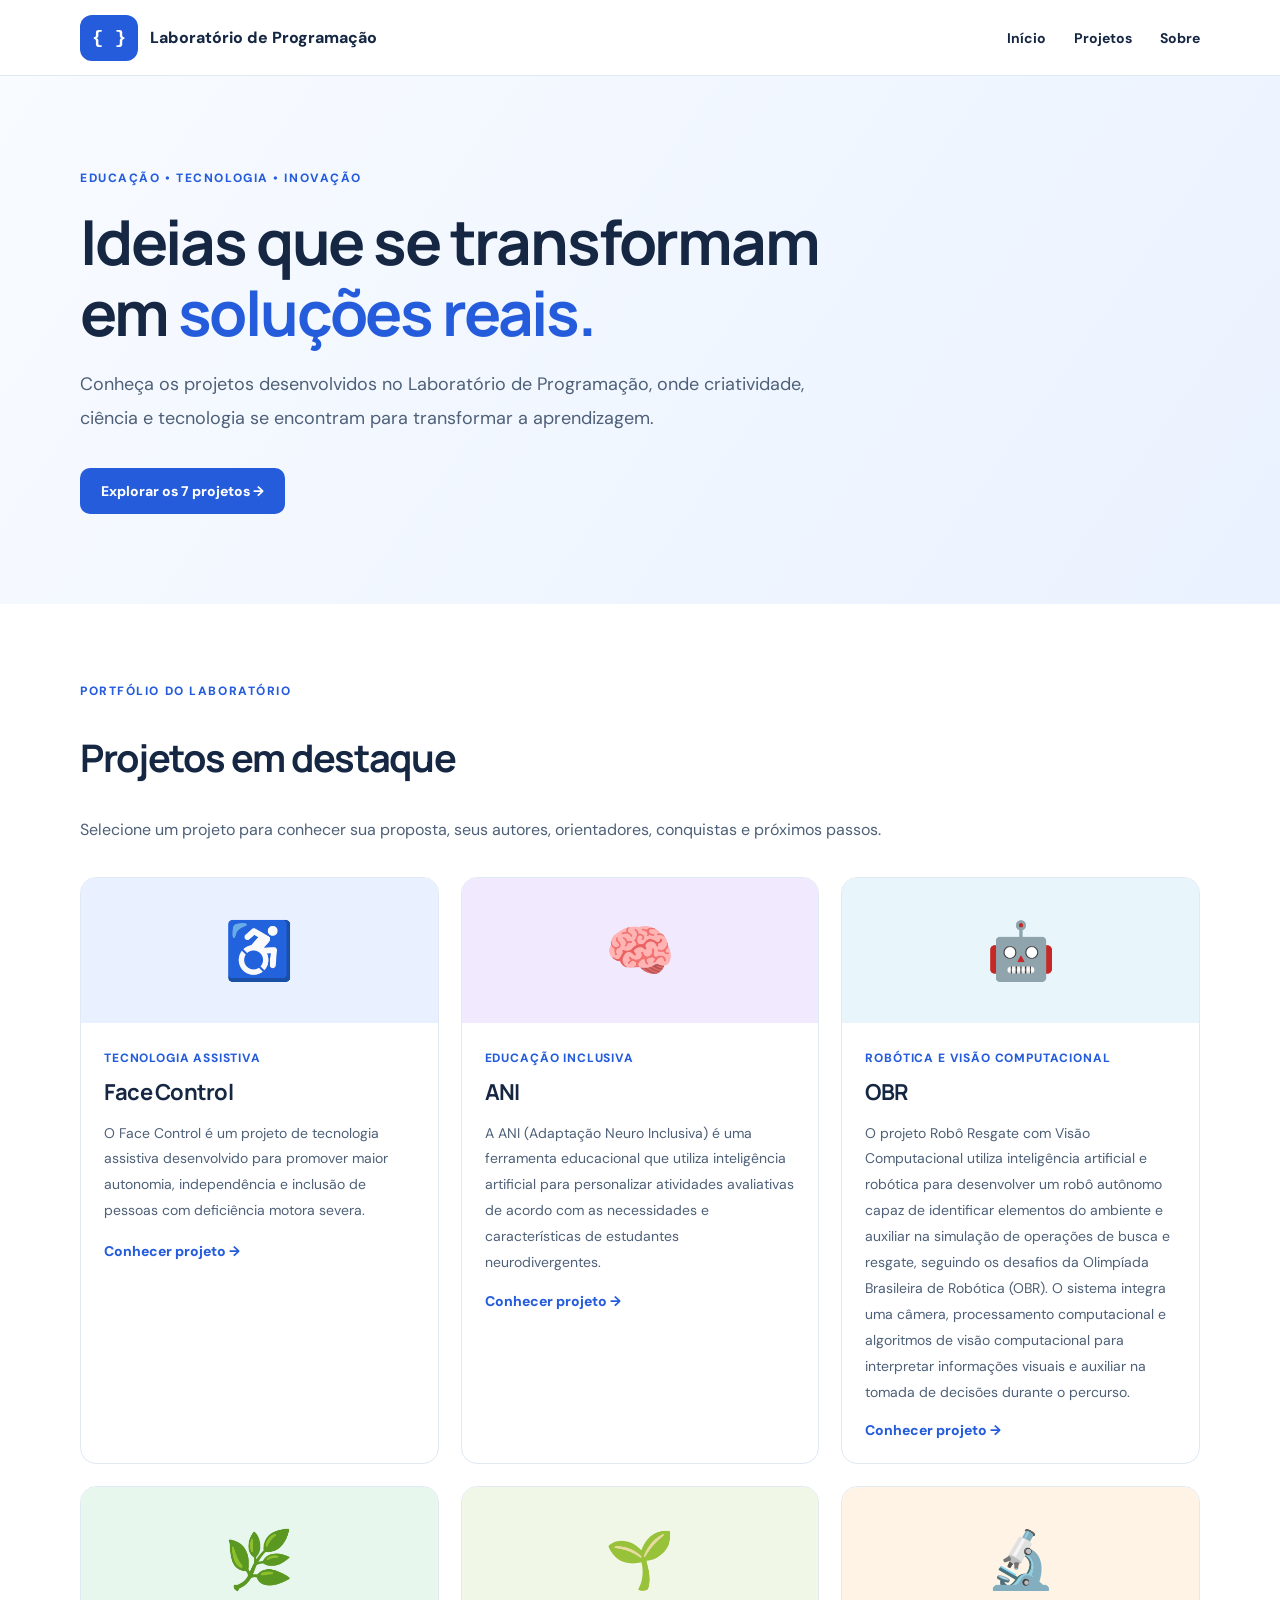
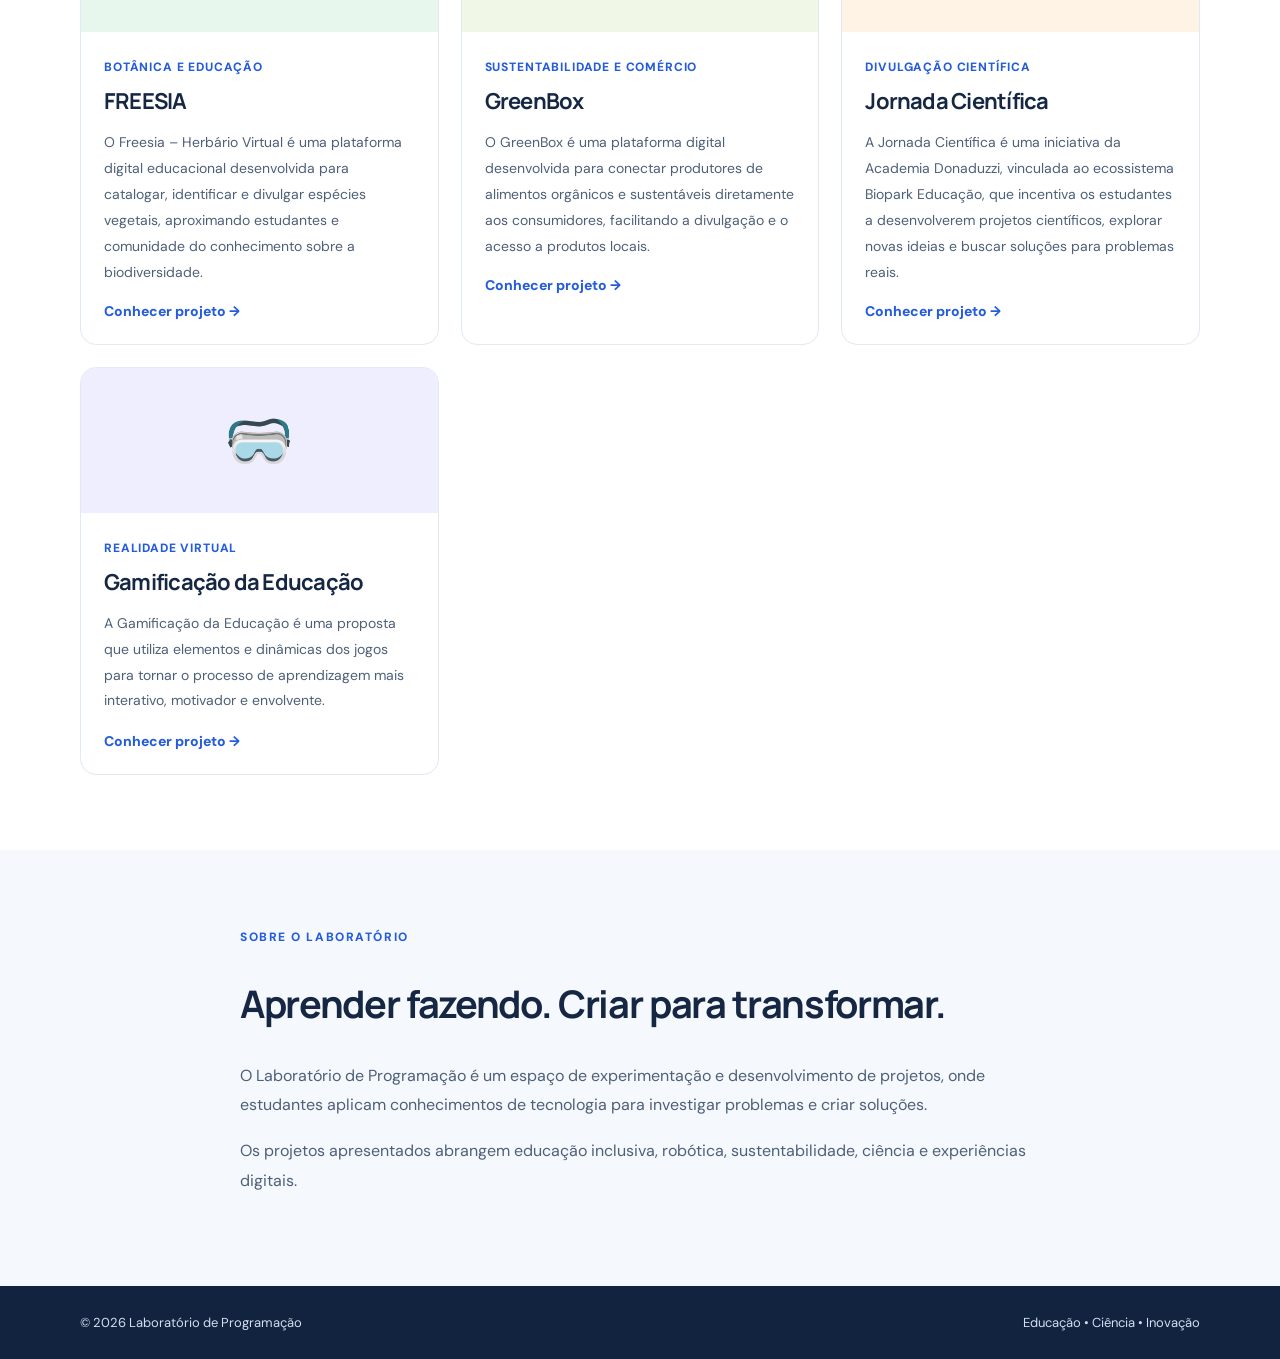
<file: index.html>
<!doctype html><html lang="pt-BR"><head><meta charset="UTF-8"><meta name="viewport" content="width=device-width, initial-scale=1"><meta name="description" content="Projetos do Laboratório de Programação"><title>Início | Laboratório de Programação</title><link rel="stylesheet" href="assets/style.css"></head><body><a class="skip" href="#conteudo">Pular para conteúdo</a><header class="header"><div class="wrap nav"><a class="brand" href="index.html"><span class="logo">{ }</span>Laboratório de Programação</a><nav class="navlinks" aria-label="Menu principal"><a href="index.html">Início</a><a href="index.html#projetos">Projetos</a><a href="index.html#sobre">Sobre</a></nav></div></header><main id="conteudo"><section class="hero"><div class="wrap"><span class="eyebrow">Educação • Tecnologia • Inovação</span><h1>Ideias que se transformam em <span>soluções reais.</span></h1><p>Conheça os projetos desenvolvidos no Laboratório de Programação, onde criatividade, ciência e tecnologia se encontram para transformar a aprendizagem.</p><a class="button" href="#projetos">Explorar os 7 projetos →</a></div></section><section class="section" id="projetos"><div class="wrap"><span class="eyebrow">Portfólio do laboratório</span><h2>Projetos em destaque</h2><p>Selecione um projeto para conhecer sua proposta, seus autores, orientadores, conquistas e próximos passos.</p><div class="grid"><article class="card"><div class="cardart" style="--tint:#e9f0ff" aria-hidden="true">♿</div><div class="cardbody"><span class="category">Tecnologia assistiva</span><h3>Face Control</h3><p>O Face Control é um projeto de tecnologia assistiva desenvolvido para promover maior autonomia, independência e inclusão de pessoas com deficiência motora severa.</p><a class="textlink" href="face-control.html" aria-label="Conhecer o projeto Face Control">Conhecer projeto →</a></div></article><article class="card"><div class="cardart" style="--tint:#f1eaff" aria-hidden="true">🧠</div><div class="cardbody"><span class="category">Educação inclusiva</span><h3>ANI</h3><p>A ANI (Adaptação Neuro Inclusiva) é uma ferramenta educacional que utiliza inteligência artificial para personalizar atividades avaliativas de acordo com as necessidades e características de estudantes neurodivergentes.</p><a class="textlink" href="ani.html" aria-label="Conhecer o projeto ANI">Conhecer projeto →</a></div></article><article class="card"><div class="cardart" style="--tint:#e8f5fa" aria-hidden="true">🤖</div><div class="cardbody"><span class="category">Robótica e visão computacional</span><h3>OBR</h3><p>O projeto Robô Resgate com Visão Computacional utiliza inteligência artificial e robótica para desenvolver um robô autônomo capaz de identificar elementos do ambiente e auxiliar na simulação de operações de busca e resgate, seguindo os desafios da Olimpíada Brasileira de Robótica (OBR).
O sistema integra uma câmera, processamento computacional e algoritmos de visão computacional para interpretar informações visuais e auxiliar na tomada de decisões durante o percurso.</p><a class="textlink" href="obr.html" aria-label="Conhecer o projeto OBR">Conhecer projeto →</a></div></article><article class="card"><div class="cardart" style="--tint:#e8f7ee" aria-hidden="true">🌿</div><div class="cardbody"><span class="category">Botânica e educação</span><h3>FREESIA</h3><p>O Freesia – Herbário Virtual é uma plataforma digital educacional desenvolvida para catalogar, identificar e divulgar espécies vegetais, aproximando estudantes e comunidade do conhecimento sobre a biodiversidade.</p><a class="textlink" href="freesia.html" aria-label="Conhecer o projeto FREESIA">Conhecer projeto →</a></div></article><article class="card"><div class="cardart" style="--tint:#f1f7e6" aria-hidden="true">🌱</div><div class="cardbody"><span class="category">Sustentabilidade e comércio</span><h3>GreenBox</h3><p>O GreenBox é uma plataforma digital desenvolvida para conectar produtores de alimentos orgânicos e sustentáveis diretamente aos consumidores, facilitando a divulgação e o acesso a produtos locais.</p><a class="textlink" href="greenbox.html" aria-label="Conhecer o projeto GreenBox">Conhecer projeto →</a></div></article><article class="card"><div class="cardart" style="--tint:#fff3e6" aria-hidden="true">🔬</div><div class="cardbody"><span class="category">Divulgação científica</span><h3>Jornada Científica</h3><p>A Jornada Científica é uma iniciativa da Academia Donaduzzi, vinculada ao ecossistema Biopark Educação, que incentiva os estudantes a desenvolverem projetos científicos, explorar novas ideias e buscar soluções para problemas reais.</p><a class="textlink" href="jornada-cientifica.html" aria-label="Conhecer o projeto Jornada Científica">Conhecer projeto →</a></div></article><article class="card"><div class="cardart" style="--tint:#eeeefe" aria-hidden="true">🥽</div><div class="cardbody"><span class="category">Realidade virtual</span><h3>Gamificação da Educação</h3><p>A Gamificação da Educação é uma proposta que utiliza elementos e dinâmicas dos jogos para tornar o processo de aprendizagem mais interativo, motivador e envolvente.</p><a class="textlink" href="gamificacao-da-educacao.html" aria-label="Conhecer o projeto Gamificação da Educação">Conhecer projeto →</a></div></article></div></div></section><section class="section soft" id="sobre"><div class="wrap about"><span class="eyebrow">Sobre o laboratório</span><h2>Aprender fazendo. Criar para transformar.</h2><p>O Laboratório de Programação é um espaço de experimentação e desenvolvimento de projetos, onde estudantes aplicam conhecimentos de tecnologia para investigar problemas e criar soluções.</p><p>Os projetos apresentados abrangem educação inclusiva, robótica, sustentabilidade, ciência e experiências digitais.</p></div></section></main><footer class="foot"><div class="wrap"><span>© 2026 Laboratório de Programação</span><span>Educação • Ciência • Inovação</span></div></footer></body></html>
</file>
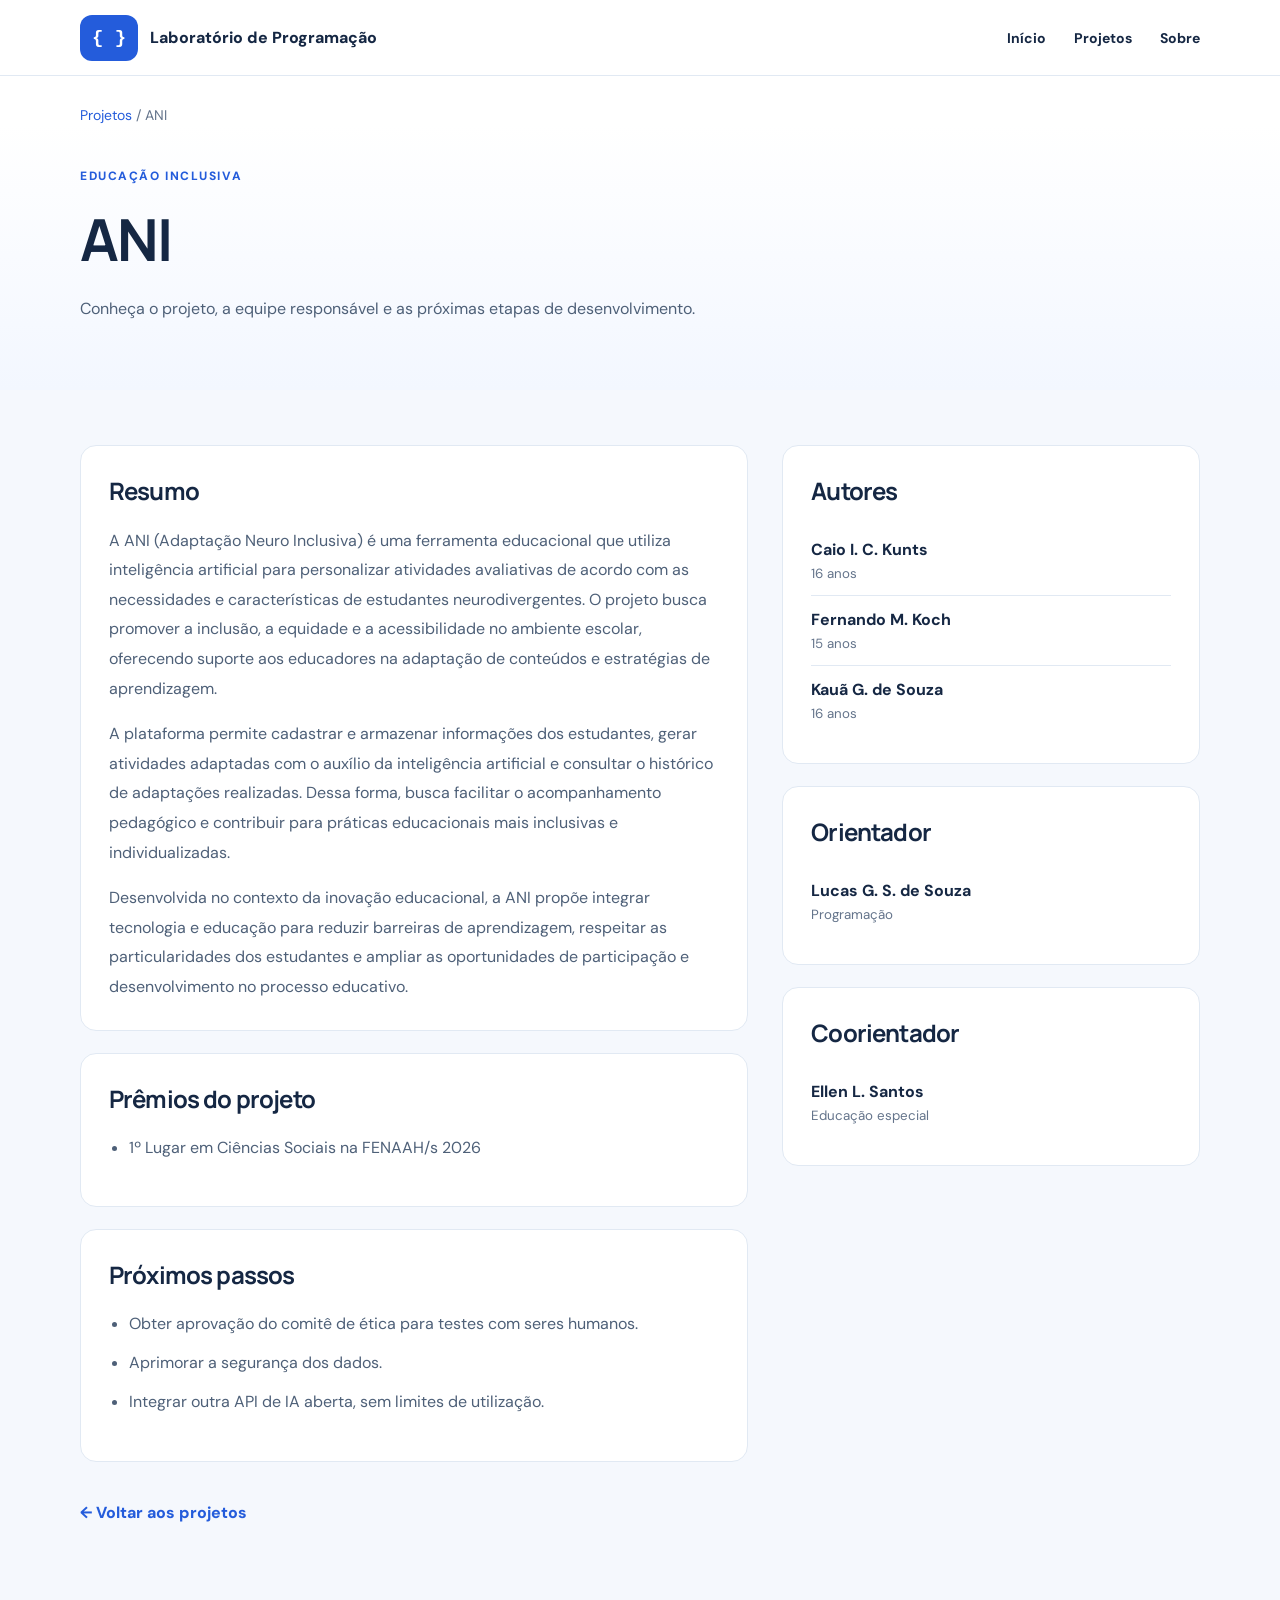
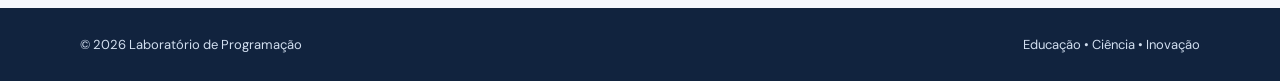
<file: ani.html>
<!doctype html><html lang="pt-BR"><head><meta charset="UTF-8"><meta name="viewport" content="width=device-width, initial-scale=1"><meta name="description" content="Projetos do Laboratório de Programação"><title>ANI | Laboratório de Programação</title><link rel="stylesheet" href="assets/style.css"></head><body><a class="skip" href="#conteudo">Pular para conteúdo</a><header class="header"><div class="wrap nav"><a class="brand" href="index.html"><span class="logo">{ }</span>Laboratório de Programação</a><nav class="navlinks" aria-label="Menu principal"><a href="index.html">Início</a><a href="index.html#projetos">Projetos</a><a href="index.html#sobre">Sobre</a></nav></div></header><main id="conteudo"><div class="wrap crumb"><a href="index.html#projetos">Projetos</a> / ANI</div><section class="detailhero"><div class="wrap"><span class="eyebrow">Educação inclusiva</span><h1>ANI</h1><p>Conheça o projeto, a equipe responsável e as próximas etapas de desenvolvimento.</p></div></section><section class="detail-body"><div class="wrap detail-layout"><div><section class="panel"><h2>Resumo</h2><p>A ANI (Adaptação Neuro Inclusiva) é uma ferramenta educacional que utiliza inteligência artificial para personalizar atividades avaliativas de acordo com as necessidades e características de estudantes neurodivergentes. O projeto busca promover a inclusão, a equidade e a acessibilidade no ambiente escolar, oferecendo suporte aos educadores na adaptação de conteúdos e estratégias de aprendizagem.</p><p>A plataforma permite cadastrar e armazenar informações dos estudantes, gerar atividades adaptadas com o auxílio da inteligência artificial e consultar o histórico de adaptações realizadas. Dessa forma, busca facilitar o acompanhamento pedagógico e contribuir para práticas educacionais mais inclusivas e individualizadas.</p><p>Desenvolvida no contexto da inovação educacional, a ANI propõe integrar tecnologia e educação para reduzir barreiras de aprendizagem, respeitar as particularidades dos estudantes e ampliar as oportunidades de participação e desenvolvimento no processo educativo.</p></section><section class="panel"><h2>Prêmios do projeto</h2><ul class="items"><li>1º Lugar em Ciências Sociais na FENAAH/s 2026</li></ul></section><section class="panel"><h2>Próximos passos</h2><ul class="items"><li>Obter aprovação do comitê de ética para testes com seres humanos.</li><li>Aprimorar a segurança dos dados.</li><li>Integrar outra API de IA aberta, sem limites de utilização.</li></ul></section><a class="back" href="index.html#projetos">← Voltar aos projetos</a></div><aside><section class="panel"><h2>Autores</h2><div class="person"><strong>Caio I. C. Kunts</strong><small>16 anos</small></div><div class="person"><strong>Fernando M. Koch</strong><small>15 anos</small></div><div class="person"><strong>Kauã G. de Souza</strong><small>16 anos</small></div></section><section class="panel"><h2>Orientador</h2><div class="person"><strong>Lucas G. S. de Souza</strong><small>Programação</small></div></section><section class="panel"><h2>Coorientador</h2><div class="person"><strong>Ellen L. Santos</strong><small>Educação especial</small></div></section></aside></div></section></main><footer class="foot"><div class="wrap"><span>© 2026 Laboratório de Programação</span><span>Educação • Ciência • Inovação</span></div></footer></body></html>
</file>
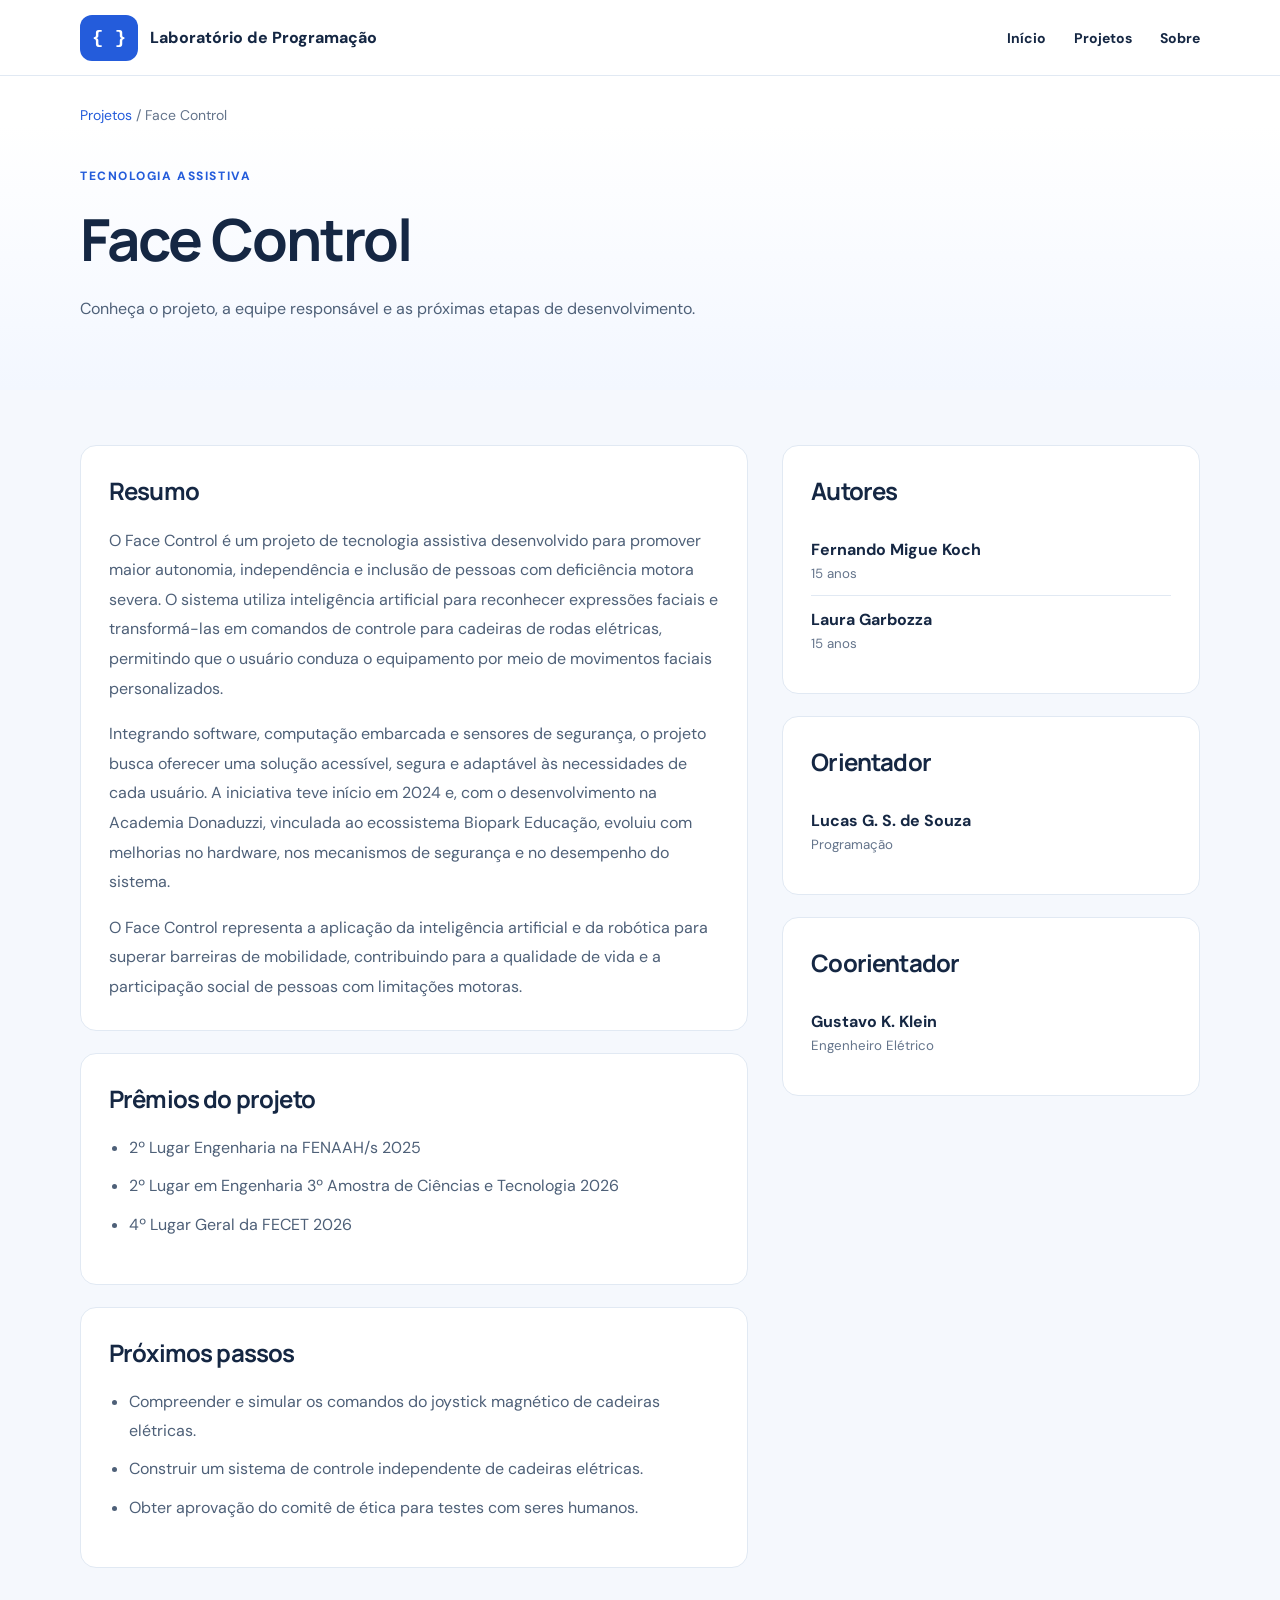
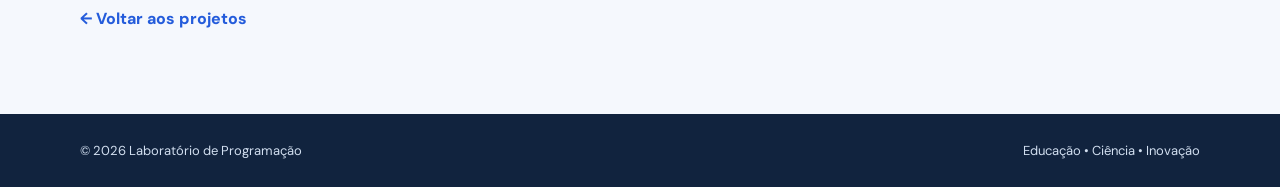
<file: face-control.html>
<!doctype html><html lang="pt-BR"><head><meta charset="UTF-8"><meta name="viewport" content="width=device-width, initial-scale=1"><meta name="description" content="Projetos do Laboratório de Programação"><title>Face Control | Laboratório de Programação</title><link rel="stylesheet" href="assets/style.css"></head><body><a class="skip" href="#conteudo">Pular para conteúdo</a><header class="header"><div class="wrap nav"><a class="brand" href="index.html"><span class="logo">{ }</span>Laboratório de Programação</a><nav class="navlinks" aria-label="Menu principal"><a href="index.html">Início</a><a href="index.html#projetos">Projetos</a><a href="index.html#sobre">Sobre</a></nav></div></header><main id="conteudo"><div class="wrap crumb"><a href="index.html#projetos">Projetos</a> / Face Control</div><section class="detailhero"><div class="wrap"><span class="eyebrow">Tecnologia assistiva</span><h1>Face Control</h1><p>Conheça o projeto, a equipe responsável e as próximas etapas de desenvolvimento.</p></div></section><section class="detail-body"><div class="wrap detail-layout"><div><section class="panel"><h2>Resumo</h2><p>O Face Control é um projeto de tecnologia assistiva desenvolvido para promover maior autonomia, independência e inclusão de pessoas com deficiência motora severa. O sistema utiliza inteligência artificial para reconhecer expressões faciais e transformá-las em comandos de controle para cadeiras de rodas elétricas, permitindo que o usuário conduza o equipamento por meio de movimentos faciais personalizados.</p><p>Integrando software, computação embarcada e sensores de segurança, o projeto busca oferecer uma solução acessível, segura e adaptável às necessidades de cada usuário. A iniciativa teve início em 2024 e, com o desenvolvimento na Academia Donaduzzi, vinculada ao ecossistema Biopark Educação, evoluiu com melhorias no hardware, nos mecanismos de segurança e no desempenho do sistema.</p><p>O Face Control representa a aplicação da inteligência artificial e da robótica para superar barreiras de mobilidade, contribuindo para a qualidade de vida e a participação social de pessoas com limitações motoras.</p></section><section class="panel"><h2>Prêmios do projeto</h2><ul class="items"><li>2º Lugar Engenharia na FENAAH/s 2025</li><li>2º Lugar em Engenharia 3º Amostra de Ciências e Tecnologia 2026</li><li>4º Lugar Geral da FECET 2026</li></ul></section><section class="panel"><h2>Próximos passos</h2><ul class="items"><li>Compreender e simular os comandos do joystick magnético de cadeiras elétricas.</li><li>Construir um sistema de controle independente de cadeiras elétricas.</li><li>Obter aprovação do comitê de ética para testes com seres humanos.</li></ul></section><a class="back" href="index.html#projetos">← Voltar aos projetos</a></div><aside><section class="panel"><h2>Autores</h2><div class="person"><strong>Fernando Migue Koch</strong><small>15 anos</small></div><div class="person"><strong>Laura Garbozza</strong><small>15 anos</small></div></section><section class="panel"><h2>Orientador</h2><div class="person"><strong>Lucas G. S. de Souza</strong><small>Programação</small></div></section><section class="panel"><h2>Coorientador</h2><div class="person"><strong>Gustavo K. Klein</strong><small>Engenheiro Elétrico</small></div></section></aside></div></section></main><footer class="foot"><div class="wrap"><span>© 2026 Laboratório de Programação</span><span>Educação • Ciência • Inovação</span></div></footer></body></html>
</file>
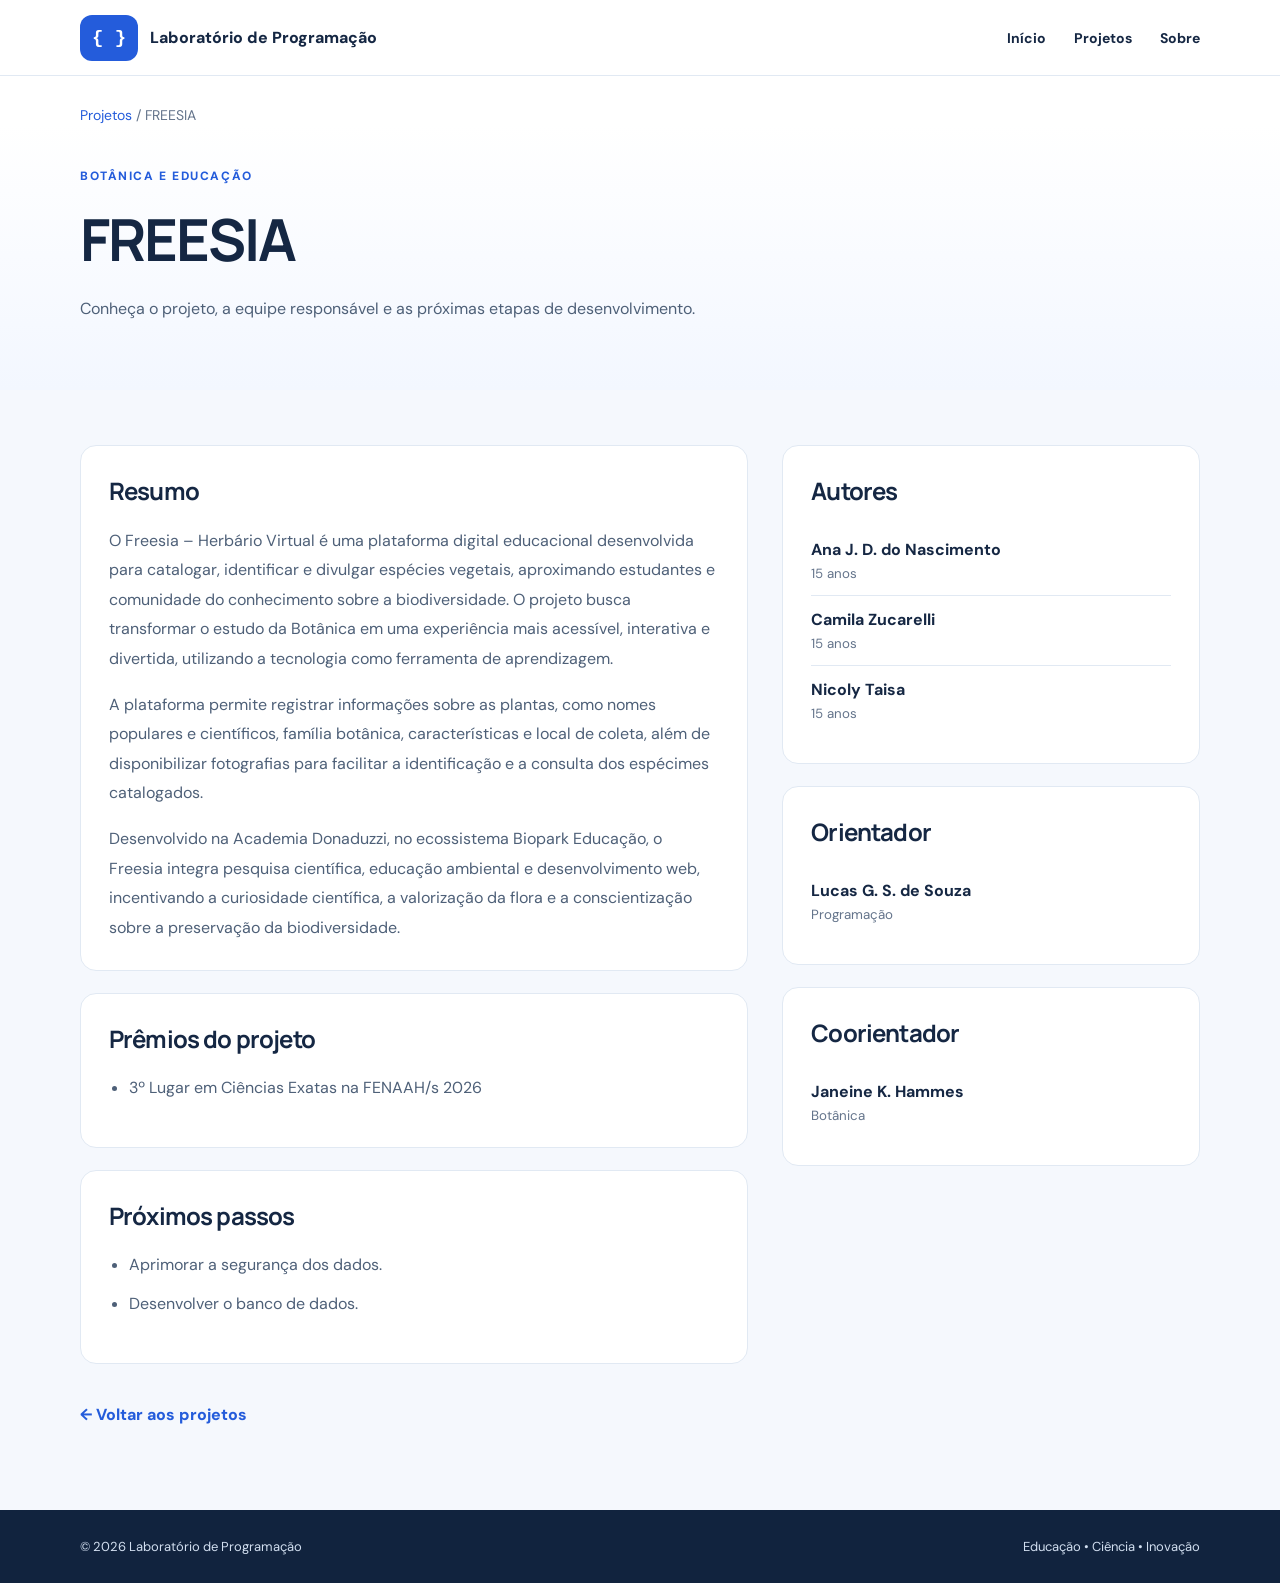
<file: freesia.html>
<!doctype html><html lang="pt-BR"><head><meta charset="UTF-8"><meta name="viewport" content="width=device-width, initial-scale=1"><meta name="description" content="Projetos do Laboratório de Programação"><title>FREESIA | Laboratório de Programação</title><link rel="stylesheet" href="assets/style.css"></head><body><a class="skip" href="#conteudo">Pular para conteúdo</a><header class="header"><div class="wrap nav"><a class="brand" href="index.html"><span class="logo">{ }</span>Laboratório de Programação</a><nav class="navlinks" aria-label="Menu principal"><a href="index.html">Início</a><a href="index.html#projetos">Projetos</a><a href="index.html#sobre">Sobre</a></nav></div></header><main id="conteudo"><div class="wrap crumb"><a href="index.html#projetos">Projetos</a> / FREESIA</div><section class="detailhero"><div class="wrap"><span class="eyebrow">Botânica e educação</span><h1>FREESIA</h1><p>Conheça o projeto, a equipe responsável e as próximas etapas de desenvolvimento.</p></div></section><section class="detail-body"><div class="wrap detail-layout"><div><section class="panel"><h2>Resumo</h2><p>O Freesia – Herbário Virtual é uma plataforma digital educacional desenvolvida para catalogar, identificar e divulgar espécies vegetais, aproximando estudantes e comunidade do conhecimento sobre a biodiversidade. O projeto busca transformar o estudo da Botânica em uma experiência mais acessível, interativa e divertida, utilizando a tecnologia como ferramenta de aprendizagem.</p><p>A plataforma permite registrar informações sobre as plantas, como nomes populares e científicos, família botânica, características e local de coleta, além de disponibilizar fotografias para facilitar a identificação e a consulta dos espécimes catalogados.</p><p>Desenvolvido na Academia Donaduzzi, no ecossistema Biopark Educação, o Freesia integra pesquisa científica, educação ambiental e desenvolvimento web, incentivando a curiosidade científica, a valorização da flora e a conscientização sobre a preservação da biodiversidade.</p></section><section class="panel"><h2>Prêmios do projeto</h2><ul class="items"><li>3º Lugar em Ciências Exatas na FENAAH/s 2026</li></ul></section><section class="panel"><h2>Próximos passos</h2><ul class="items"><li>Aprimorar a segurança dos dados.</li><li>Desenvolver o banco de dados.</li></ul></section><a class="back" href="index.html#projetos">← Voltar aos projetos</a></div><aside><section class="panel"><h2>Autores</h2><div class="person"><strong>Ana J. D. do Nascimento</strong><small>15 anos</small></div><div class="person"><strong>Camila Zucarelli</strong><small>15 anos</small></div><div class="person"><strong>Nicoly Taisa</strong><small>15 anos</small></div></section><section class="panel"><h2>Orientador</h2><div class="person"><strong>Lucas G. S. de Souza</strong><small>Programação</small></div></section><section class="panel"><h2>Coorientador</h2><div class="person"><strong>Janeine K. Hammes</strong><small>Botânica</small></div></section></aside></div></section></main><footer class="foot"><div class="wrap"><span>© 2026 Laboratório de Programação</span><span>Educação • Ciência • Inovação</span></div></footer></body></html>
</file>
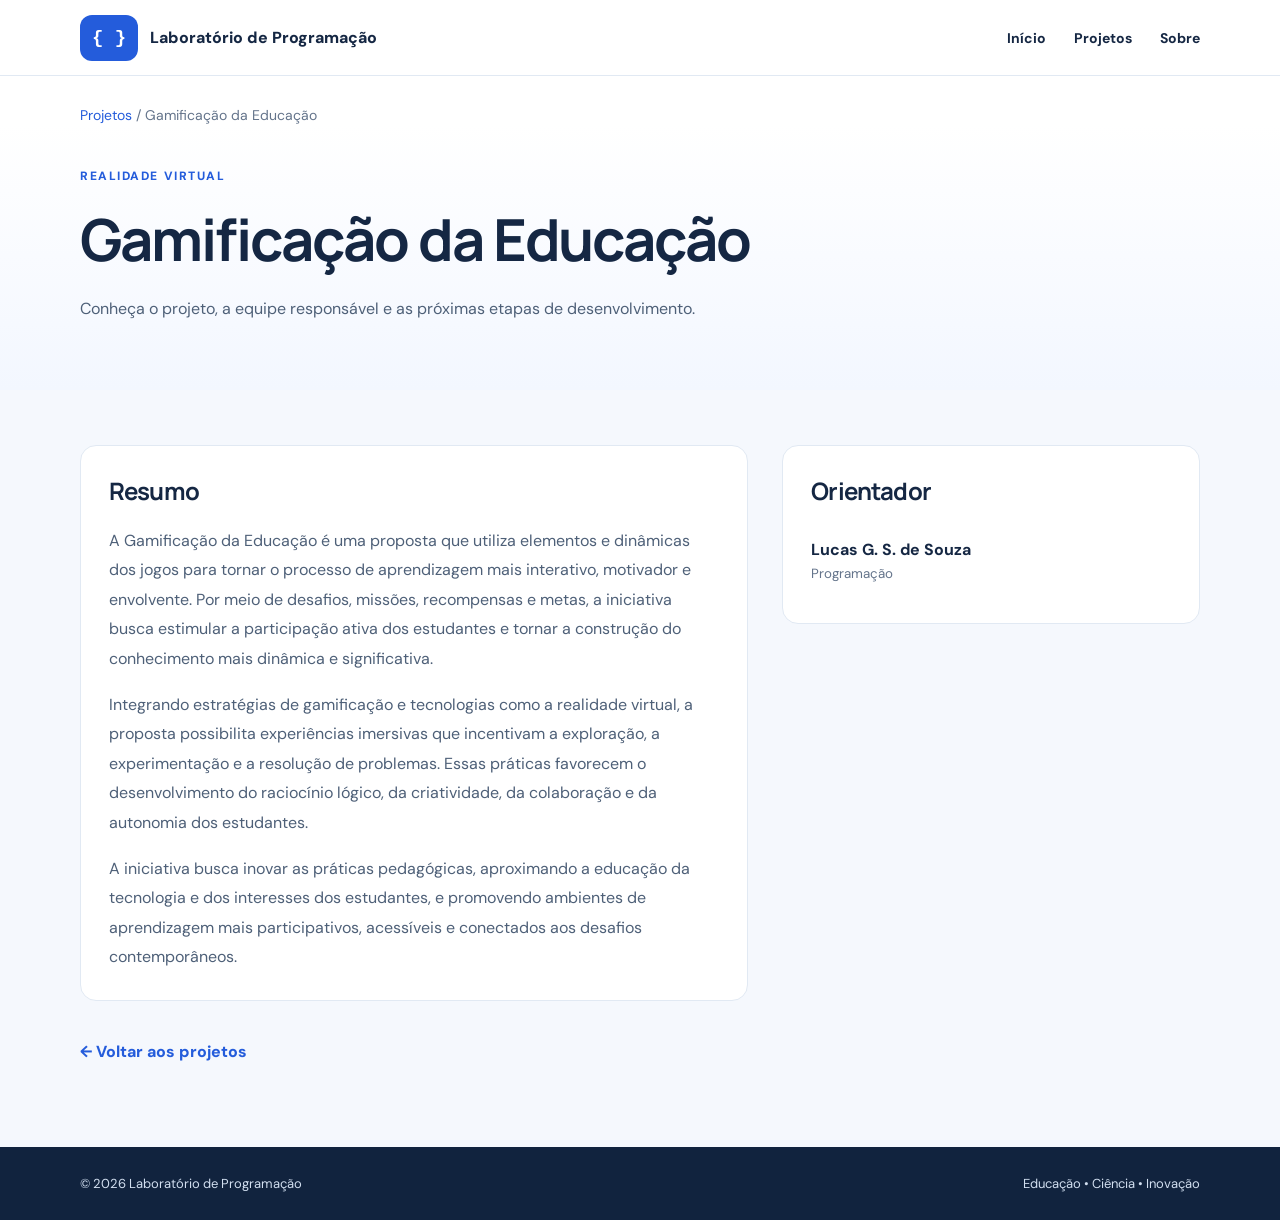
<file: gamificacao-da-educacao.html>
<!doctype html><html lang="pt-BR"><head><meta charset="UTF-8"><meta name="viewport" content="width=device-width, initial-scale=1"><meta name="description" content="Projetos do Laboratório de Programação"><title>Gamificação da Educação | Laboratório de Programação</title><link rel="stylesheet" href="assets/style.css"></head><body><a class="skip" href="#conteudo">Pular para conteúdo</a><header class="header"><div class="wrap nav"><a class="brand" href="index.html"><span class="logo">{ }</span>Laboratório de Programação</a><nav class="navlinks" aria-label="Menu principal"><a href="index.html">Início</a><a href="index.html#projetos">Projetos</a><a href="index.html#sobre">Sobre</a></nav></div></header><main id="conteudo"><div class="wrap crumb"><a href="index.html#projetos">Projetos</a> / Gamificação da Educação</div><section class="detailhero"><div class="wrap"><span class="eyebrow">Realidade virtual</span><h1>Gamificação da Educação</h1><p>Conheça o projeto, a equipe responsável e as próximas etapas de desenvolvimento.</p></div></section><section class="detail-body"><div class="wrap detail-layout"><div><section class="panel"><h2>Resumo</h2><p>A Gamificação da Educação é uma proposta que utiliza elementos e dinâmicas dos jogos para tornar o processo de aprendizagem mais interativo, motivador e envolvente. Por meio de desafios, missões, recompensas e metas, a iniciativa busca estimular a participação ativa dos estudantes e tornar a construção do conhecimento mais dinâmica e significativa.</p><p>Integrando estratégias de gamificação e tecnologias como a realidade virtual, a proposta possibilita experiências imersivas que incentivam a exploração, a experimentação e a resolução de problemas. Essas práticas favorecem o desenvolvimento do raciocínio lógico, da criatividade, da colaboração e da autonomia dos estudantes.</p><p>A iniciativa busca inovar as práticas pedagógicas, aproximando a educação da tecnologia e dos interesses dos estudantes, e promovendo ambientes de aprendizagem mais participativos, acessíveis e conectados aos desafios contemporâneos.</p></section><a class="back" href="index.html#projetos">← Voltar aos projetos</a></div><aside><section class="panel"><h2>Orientador</h2><div class="person"><strong>Lucas G. S. de Souza</strong><small>Programação</small></div></section></aside></div></section></main><footer class="foot"><div class="wrap"><span>© 2026 Laboratório de Programação</span><span>Educação • Ciência • Inovação</span></div></footer></body></html>
</file>
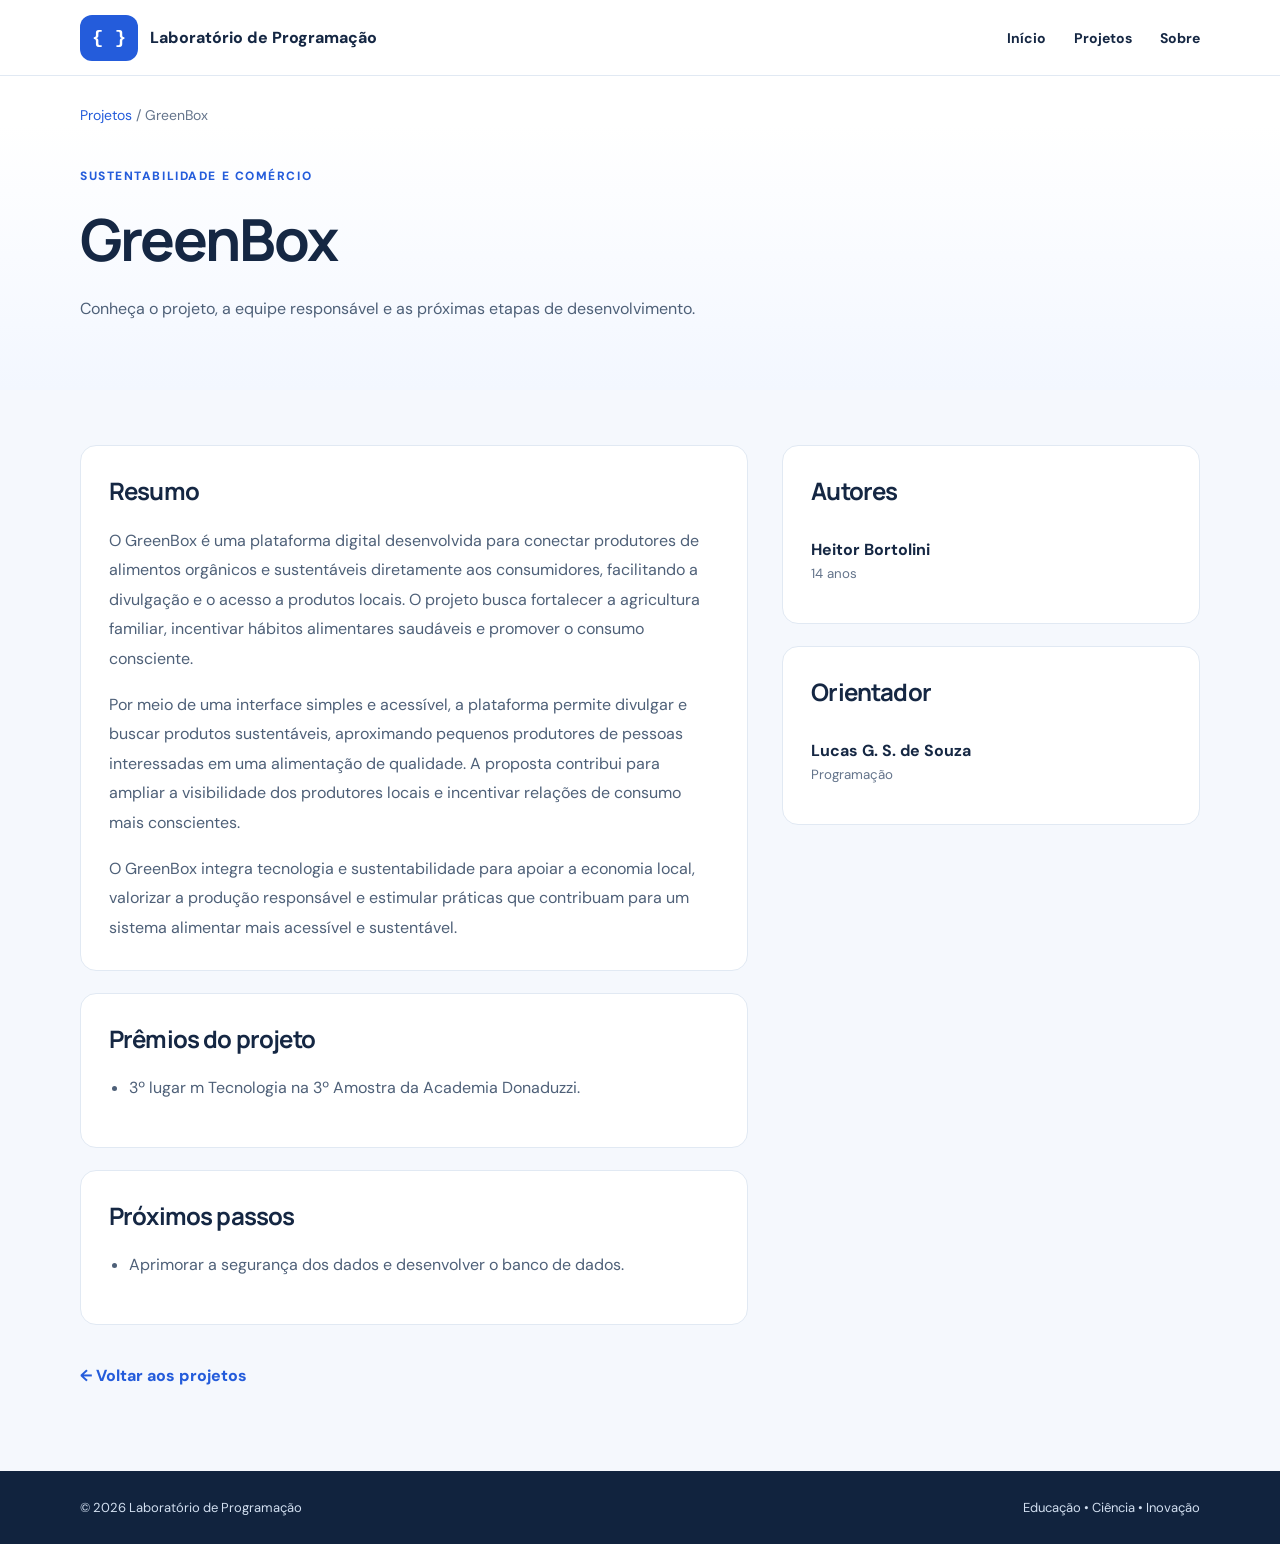
<file: greenbox.html>
<!doctype html><html lang="pt-BR"><head><meta charset="UTF-8"><meta name="viewport" content="width=device-width, initial-scale=1"><meta name="description" content="Projetos do Laboratório de Programação"><title>GreenBox | Laboratório de Programação</title><link rel="stylesheet" href="assets/style.css"></head><body><a class="skip" href="#conteudo">Pular para conteúdo</a><header class="header"><div class="wrap nav"><a class="brand" href="index.html"><span class="logo">{ }</span>Laboratório de Programação</a><nav class="navlinks" aria-label="Menu principal"><a href="index.html">Início</a><a href="index.html#projetos">Projetos</a><a href="index.html#sobre">Sobre</a></nav></div></header><main id="conteudo"><div class="wrap crumb"><a href="index.html#projetos">Projetos</a> / GreenBox</div><section class="detailhero"><div class="wrap"><span class="eyebrow">Sustentabilidade e comércio</span><h1>GreenBox</h1><p>Conheça o projeto, a equipe responsável e as próximas etapas de desenvolvimento.</p></div></section><section class="detail-body"><div class="wrap detail-layout"><div><section class="panel"><h2>Resumo</h2><p>O GreenBox é uma plataforma digital desenvolvida para conectar produtores de alimentos orgânicos e sustentáveis diretamente aos consumidores, facilitando a divulgação e o acesso a produtos locais. O projeto busca fortalecer a agricultura familiar, incentivar hábitos alimentares saudáveis e promover o consumo consciente.</p><p>Por meio de uma interface simples e acessível, a plataforma permite divulgar e buscar produtos sustentáveis, aproximando pequenos produtores de pessoas interessadas em uma alimentação de qualidade. A proposta contribui para ampliar a visibilidade dos produtores locais e incentivar relações de consumo mais conscientes.</p><p>O GreenBox integra tecnologia e sustentabilidade para apoiar a economia local, valorizar a produção responsável e estimular práticas que contribuam para um sistema alimentar mais acessível e sustentável.</p></section><section class="panel"><h2>Prêmios do projeto</h2><ul class="items"><li>3º lugar m Tecnologia na 3º Amostra da Academia Donaduzzi.</li></ul></section><section class="panel"><h2>Próximos passos</h2><ul class="items"><li>Aprimorar a segurança dos dados e desenvolver o banco de dados.</li></ul></section><a class="back" href="index.html#projetos">← Voltar aos projetos</a></div><aside><section class="panel"><h2>Autores</h2><div class="person"><strong>Heitor Bortolini</strong><small>14 anos</small></div></section><section class="panel"><h2>Orientador</h2><div class="person"><strong>Lucas G. S. de Souza</strong><small>Programação</small></div></section></aside></div></section></main><footer class="foot"><div class="wrap"><span>© 2026 Laboratório de Programação</span><span>Educação • Ciência • Inovação</span></div></footer></body></html>
</file>
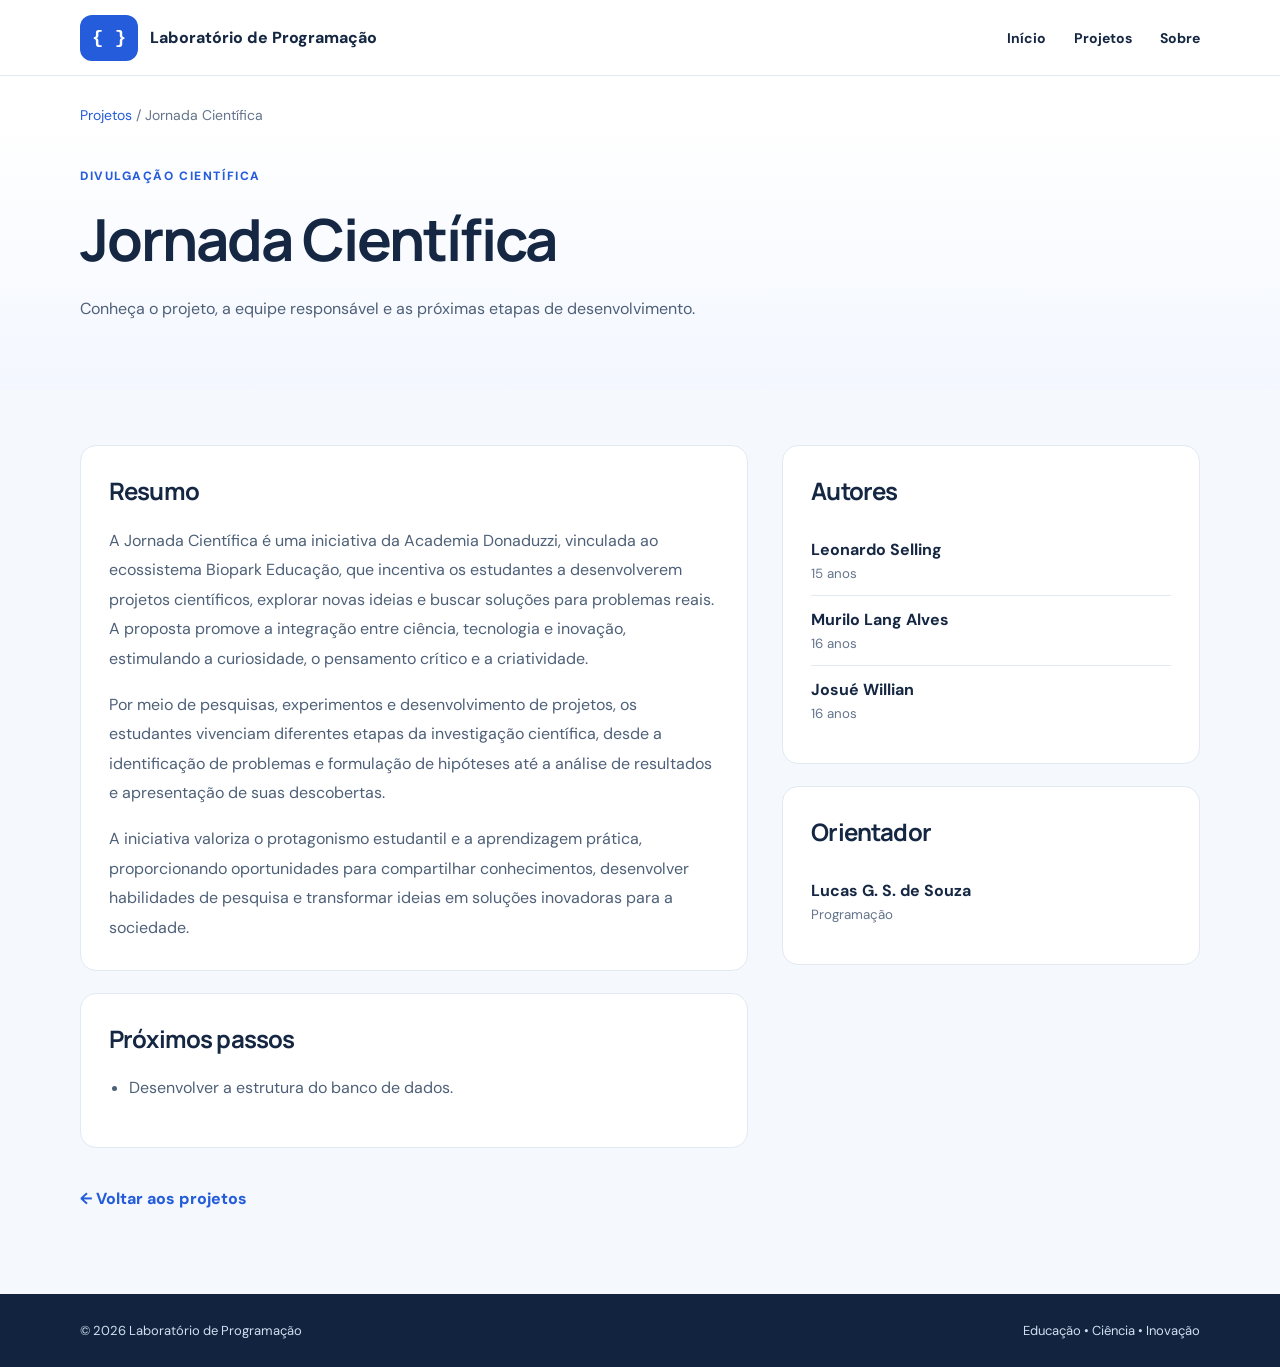
<file: jornada-cientifica.html>
<!doctype html><html lang="pt-BR"><head><meta charset="UTF-8"><meta name="viewport" content="width=device-width, initial-scale=1"><meta name="description" content="Projetos do Laboratório de Programação"><title>Jornada Científica | Laboratório de Programação</title><link rel="stylesheet" href="assets/style.css"></head><body><a class="skip" href="#conteudo">Pular para conteúdo</a><header class="header"><div class="wrap nav"><a class="brand" href="index.html"><span class="logo">{ }</span>Laboratório de Programação</a><nav class="navlinks" aria-label="Menu principal"><a href="index.html">Início</a><a href="index.html#projetos">Projetos</a><a href="index.html#sobre">Sobre</a></nav></div></header><main id="conteudo"><div class="wrap crumb"><a href="index.html#projetos">Projetos</a> / Jornada Científica</div><section class="detailhero"><div class="wrap"><span class="eyebrow">Divulgação científica</span><h1>Jornada Científica</h1><p>Conheça o projeto, a equipe responsável e as próximas etapas de desenvolvimento.</p></div></section><section class="detail-body"><div class="wrap detail-layout"><div><section class="panel"><h2>Resumo</h2><p>A Jornada Científica é uma iniciativa da Academia Donaduzzi, vinculada ao ecossistema Biopark Educação, que incentiva os estudantes a desenvolverem projetos científicos, explorar novas ideias e buscar soluções para problemas reais. A proposta promove a integração entre ciência, tecnologia e inovação, estimulando a curiosidade, o pensamento crítico e a criatividade.</p><p>Por meio de pesquisas, experimentos e desenvolvimento de projetos, os estudantes vivenciam diferentes etapas da investigação científica, desde a identificação de problemas e formulação de hipóteses até a análise de resultados e apresentação de suas descobertas.</p><p>A iniciativa valoriza o protagonismo estudantil e a aprendizagem prática, proporcionando oportunidades para compartilhar conhecimentos, desenvolver habilidades de pesquisa e transformar ideias em soluções inovadoras para a sociedade.</p></section><section class="panel"><h2>Próximos passos</h2><ul class="items"><li>Desenvolver a estrutura do banco de dados.</li></ul></section><a class="back" href="index.html#projetos">← Voltar aos projetos</a></div><aside><section class="panel"><h2>Autores</h2><div class="person"><strong>Leonardo Selling</strong><small>15 anos</small></div><div class="person"><strong>Murilo Lang Alves</strong><small>16 anos</small></div><div class="person"><strong>Josué Willian</strong><small>16 anos</small></div></section><section class="panel"><h2>Orientador</h2><div class="person"><strong>Lucas G. S. de Souza</strong><small>Programação</small></div></section></aside></div></section></main><footer class="foot"><div class="wrap"><span>© 2026 Laboratório de Programação</span><span>Educação • Ciência • Inovação</span></div></footer></body></html>
</file>
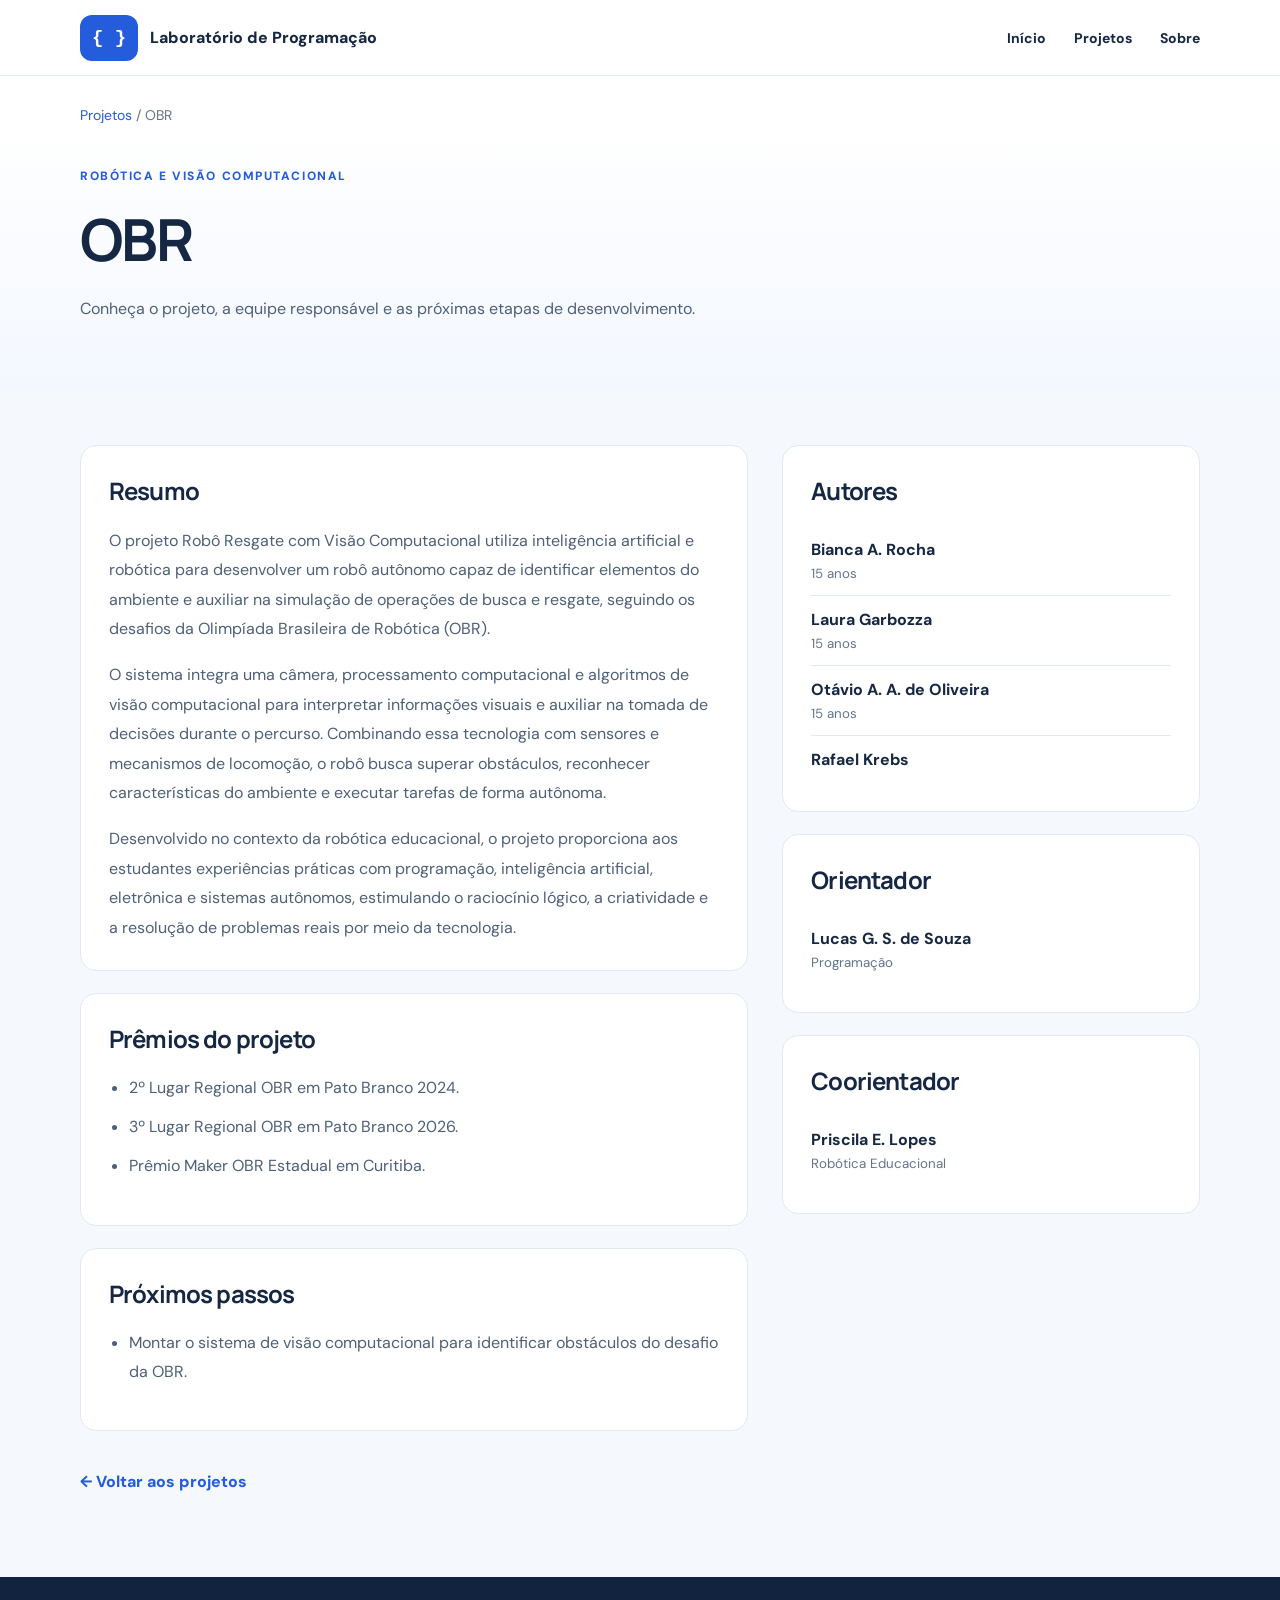
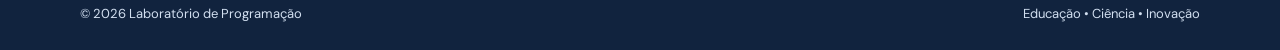
<file: obr.html>
<!doctype html><html lang="pt-BR"><head><meta charset="UTF-8"><meta name="viewport" content="width=device-width, initial-scale=1"><meta name="description" content="Projetos do Laboratório de Programação"><title>OBR | Laboratório de Programação</title><link rel="stylesheet" href="assets/style.css"></head><body><a class="skip" href="#conteudo">Pular para conteúdo</a><header class="header"><div class="wrap nav"><a class="brand" href="index.html"><span class="logo">{ }</span>Laboratório de Programação</a><nav class="navlinks" aria-label="Menu principal"><a href="index.html">Início</a><a href="index.html#projetos">Projetos</a><a href="index.html#sobre">Sobre</a></nav></div></header><main id="conteudo"><div class="wrap crumb"><a href="index.html#projetos">Projetos</a> / OBR</div><section class="detailhero"><div class="wrap"><span class="eyebrow">Robótica e visão computacional</span><h1>OBR</h1><p>Conheça o projeto, a equipe responsável e as próximas etapas de desenvolvimento.</p></div></section><section class="detail-body"><div class="wrap detail-layout"><div><section class="panel"><h2>Resumo</h2><p>O projeto Robô Resgate com Visão Computacional utiliza inteligência artificial e robótica para desenvolver um robô autônomo capaz de identificar elementos do ambiente e auxiliar na simulação de operações de busca e resgate, seguindo os desafios da Olimpíada Brasileira de Robótica (OBR).</p><p>O sistema integra uma câmera, processamento computacional e algoritmos de visão computacional para interpretar informações visuais e auxiliar na tomada de decisões durante o percurso. Combinando essa tecnologia com sensores e mecanismos de locomoção, o robô busca superar obstáculos, reconhecer características do ambiente e executar tarefas de forma autônoma.</p><p>Desenvolvido no contexto da robótica educacional, o projeto proporciona aos estudantes experiências práticas com programação, inteligência artificial, eletrônica e sistemas autônomos, estimulando o raciocínio lógico, a criatividade e a resolução de problemas reais por meio da tecnologia.</p></section><section class="panel"><h2>Prêmios do projeto</h2><ul class="items"><li>2º Lugar Regional OBR em Pato Branco 2024.</li><li>3º Lugar Regional OBR em Pato Branco 2026.</li><li>Prêmio Maker OBR Estadual em Curitiba.</li></ul></section><section class="panel"><h2>Próximos passos</h2><ul class="items"><li>Montar o sistema de visão computacional para identificar obstáculos do desafio da OBR.</li></ul></section><a class="back" href="index.html#projetos">← Voltar aos projetos</a></div><aside><section class="panel"><h2>Autores</h2><div class="person"><strong>Bianca A. Rocha</strong><small>15 anos</small></div><div class="person"><strong>Laura Garbozza</strong><small>15 anos</small></div><div class="person"><strong>Otávio A. A. de Oliveira</strong><small>15 anos</small></div><div class="person"><strong>Rafael Krebs</strong></div></section><section class="panel"><h2>Orientador</h2><div class="person"><strong>Lucas G. S. de Souza</strong><small>Programação</small></div></section><section class="panel"><h2>Coorientador</h2><div class="person"><strong>Priscila E. Lopes</strong><small>Robótica Educacional</small></div></section></aside></div></section></main><footer class="foot"><div class="wrap"><span>© 2026 Laboratório de Programação</span><span>Educação • Ciência • Inovação</span></div></footer></body></html>
</file>
<file: assets/style.css>
@import url('https://fonts.googleapis.com/css2?family=DM+Sans:wght@400;500;600;700&family=Manrope:wght@400;600;700;800&display=swap');
:root{--ink:#152743;--muted:#64748b;--blue:#245cdb;--bg:#f5f8fd;--line:#e1e9f3}*{box-sizing:border-box}html{scroll-behavior:smooth}body{margin:0;color:var(--ink);font-family:'DM Sans',Arial,sans-serif}h1,h2,h3{font-family:Manrope,Arial,sans-serif;letter-spacing:-.035em}p{line-height:1.85;color:#4e6078}a{text-decoration:none;color:inherit}.wrap{width:min(1120px,calc(100% - 36px));margin:auto}.header{background:#fff;position:sticky;top:0;z-index:5;border-bottom:1px solid var(--line)}.nav{height:75px;display:flex;align-items:center;justify-content:space-between;gap:20px}.brand{display:flex;align-items:center;gap:12px;font-weight:800}.logo{background:var(--blue);color:#fff;border-radius:12px;padding:12px;font:800 19px monospace}.navlinks{display:flex;gap:28px;font-weight:700;font-size:14px}.navlinks a:hover{color:var(--blue)}.hero{background:linear-gradient(125deg,#f8fbff,#eaf2ff);padding:90px 0}.eyebrow{color:var(--blue);font-size:12px;font-weight:800;letter-spacing:.13em;text-transform:uppercase}.hero h1{font-size:clamp(36px,5vw,62px);line-height:1.14;max-width:790px;margin:20px 0}.hero h1 span{color:var(--blue)}.hero p{max-width:740px;font-size:18px}.button{display:inline-flex;background:var(--blue);color:#fff;padding:14px 21px;border-radius:10px;font-weight:800;font-size:14px;margin-top:15px}.button:hover{background:#1646b7}.section{padding:75px 0}.section h2{font-size:clamp(27px,3vw,38px)}.grid{display:grid;grid-template-columns:repeat(3,1fr);gap:22px;margin-top:32px}.card{border:1px solid var(--line);border-radius:16px;overflow:hidden;background:white;transition:box-shadow .2s,transform .2s}.card:hover{box-shadow:0 15px 35px #12345616;transform:translateY(-3px)}.cardart{height:145px;display:grid;place-items:center;font-size:56px;background:var(--tint)}.cardbody{padding:23px}.card h3{font-size:22px;margin:10px 0}.card p{font-size:14px;min-height:105px}.category{font-size:12px;font-weight:800;color:var(--blue);text-transform:uppercase;letter-spacing:.07em}.textlink{font-weight:800;color:var(--blue);font-size:14px}.soft{background:var(--bg)}.about{max-width:800px}.foot{background:#11233e;color:#d2dff0;padding:28px 0;font-size:13px}.foot .wrap{display:flex;justify-content:space-between;gap:16px}.crumb{padding-top:30px;color:var(--muted);font-size:14px}.crumb a{color:var(--blue)}.detailhero{padding:40px 0 50px;background:linear-gradient(#fff,#f3f7ff)}.detailhero h1{font-size:clamp(38px,5vw,58px);margin:14px 0}.detailhero p{max-width:850px}.detail-layout{display:grid;grid-template-columns:minmax(0,1.6fr) minmax(250px,1fr);gap:34px;align-items:start}.panel{background:#fff;border:1px solid var(--line);border-radius:16px;padding:28px;margin-bottom:22px}.panel h2{font-size:24px;margin:0 0 19px}.panel p{margin:0 0 16px}.panel p:last-child{margin-bottom:0}.person{padding:13px 0;border-bottom:1px solid var(--line)}.person:last-child{border:0}.person strong{display:block}.person small{display:block;color:var(--muted);margin-top:5px}.items{padding-left:20px;color:#4e6078;line-height:1.8}.items li{margin-bottom:10px}.back{display:inline-flex;margin:18px 0 0;color:var(--blue);font-weight:800}.empty{display:none}.detail-body{padding:55px 0 85px;background:var(--bg)}.skip{position:absolute;top:-80px;left:10px;background:#fff;padding:10px;z-index:9}.skip:focus{top:10px}@media(max-width:850px){.grid{grid-template-columns:repeat(2,1fr)}.detail-layout{grid-template-columns:1fr}.hero{padding:60px 0}}@media(max-width:580px){.grid{grid-template-columns:1fr}.nav{height:auto;min-height:70px;flex-wrap:wrap;padding:12px 0}.navlinks{gap:14px;font-size:12px}.brand{font-size:13px}.hero{padding:48px 0}.section{padding:50px 0}.panel{padding:21px}.foot .wrap{flex-direction:column}}
</file>
